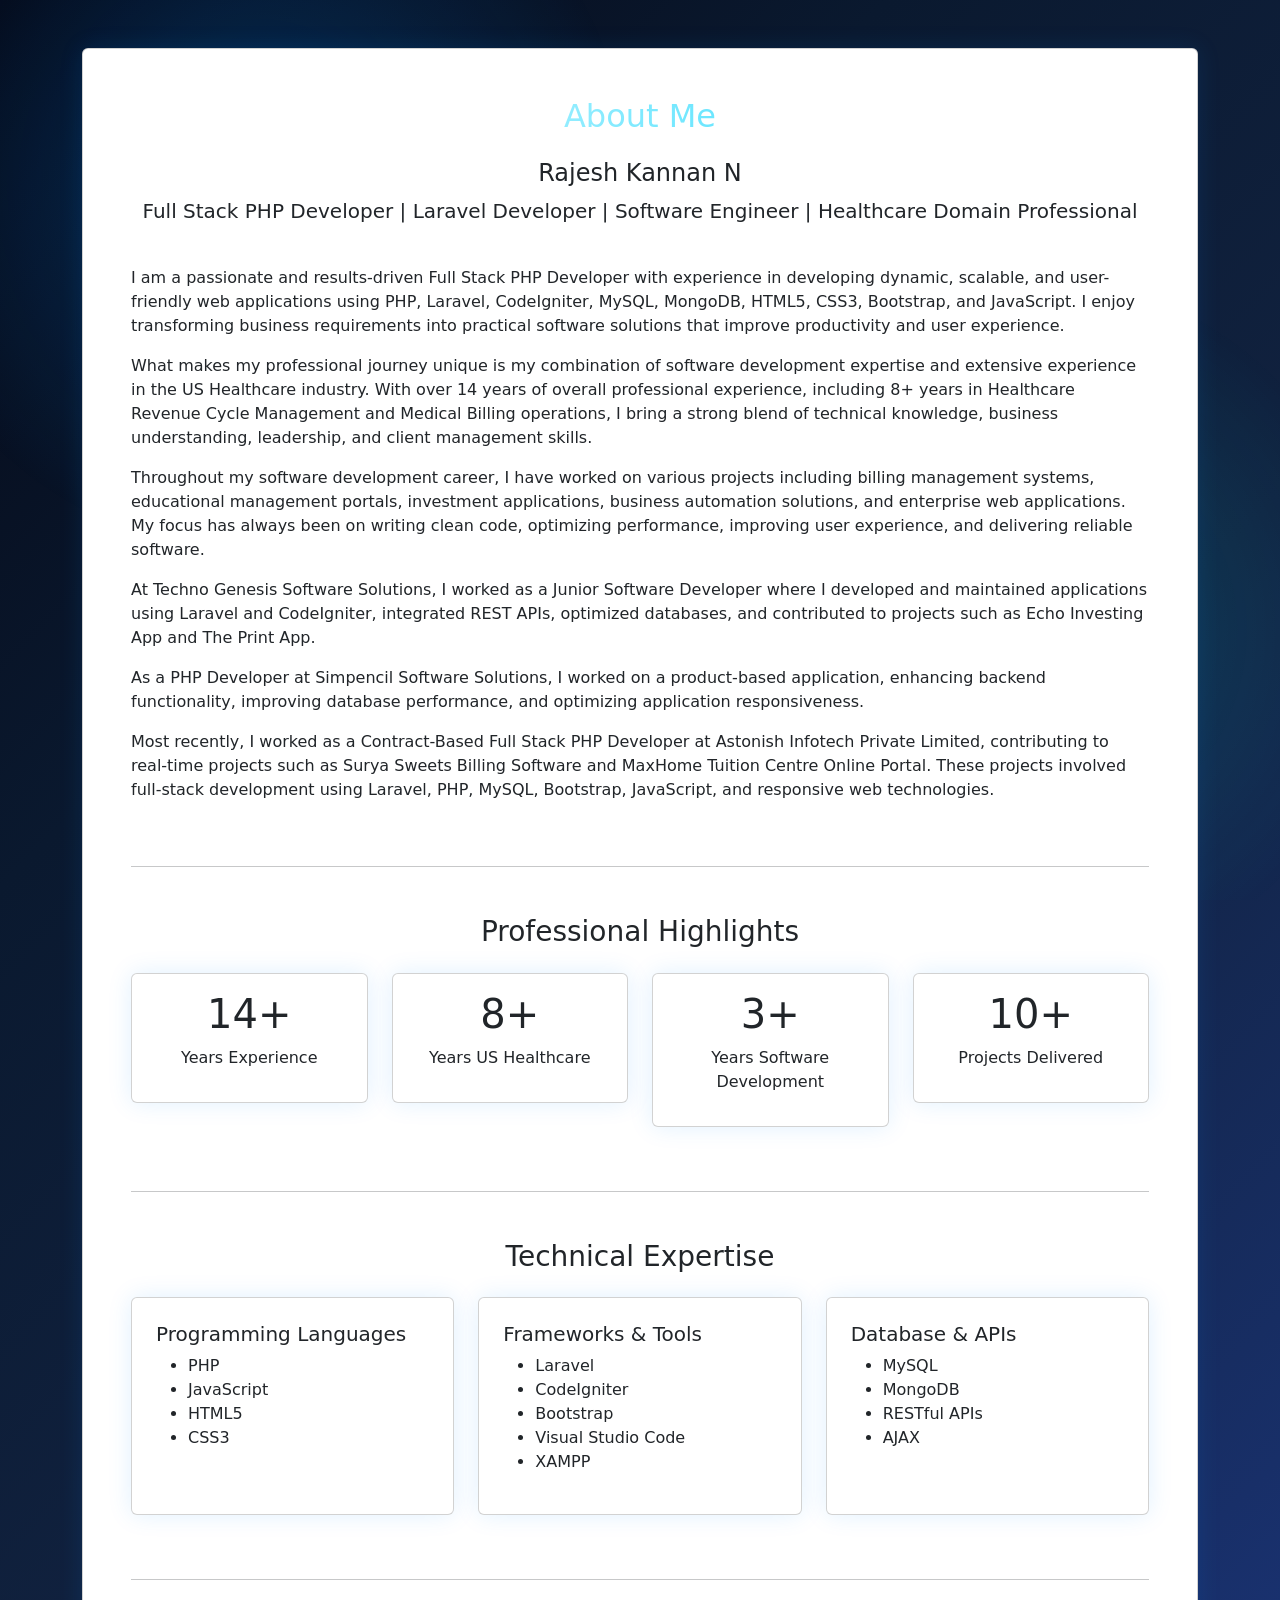
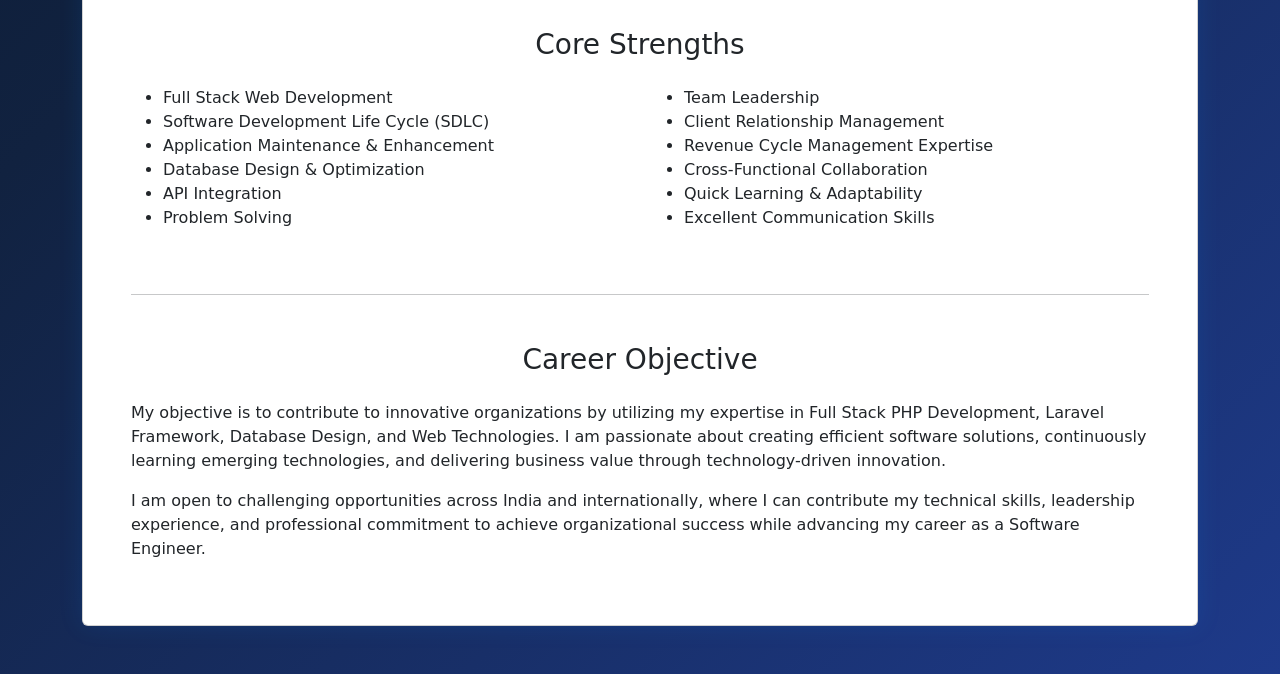
<file: about.html>
<!DOCTYPE html>
<html>
<head>
<title>About Me</title>



<link rel="stylesheet"
href="https://cdnjs.cloudflare.com/ajax/libs/font-awesome/6.5.2/css/all.min.css">




<link rel="stylesheet" href="style.css">
<link href="https://cdn.jsdelivr.net/npm/bootstrap@5.3.2/dist/css/bootstrap.min.css" rel="stylesheet">
</head>

<body>

<!-- <div class="container mt-5"> -->
    
<section class="container py-5" id="about">

    <div class="card p-5">

        <h2 class="text-center mb-4">About Me</h2>

        <div class="text-center mb-4">
            <h4>Rajesh Kannan N</h4>
            <p class="lead">
                Full Stack PHP Developer | Laravel Developer |
                Software Engineer | Healthcare Domain Professional
            </p>
        </div>

        <p>
            I am a passionate and results-driven Full Stack PHP Developer with experience
            in developing dynamic, scalable, and user-friendly web applications using
            PHP, Laravel, CodeIgniter, MySQL, MongoDB, HTML5, CSS3, Bootstrap, and JavaScript.
            I enjoy transforming business requirements into practical software solutions
            that improve productivity and user experience.
        </p>

        <p>
            What makes my professional journey unique is my combination of software
            development expertise and extensive experience in the US Healthcare industry.
            With over 14 years of overall professional experience, including 8+ years in
            Healthcare Revenue Cycle Management and Medical Billing operations, I bring
            a strong blend of technical knowledge, business understanding, leadership,
            and client management skills.
        </p>

        <p>
            Throughout my software development career, I have worked on various projects
            including billing management systems, educational management portals,
            investment applications, business automation solutions, and enterprise web
            applications. My focus has always been on writing clean code, optimizing
            performance, improving user experience, and delivering reliable software.
        </p>

        <p>
            At Techno Genesis Software Solutions, I worked as a Junior Software Developer
            where I developed and maintained applications using Laravel and CodeIgniter,
            integrated REST APIs, optimized databases, and contributed to projects such
            as Echo Investing App and The Print App.
        </p>

        <p>
            As a PHP Developer at Simpencil Software Solutions, I worked on a product-based
            application, enhancing backend functionality, improving database performance,
            and optimizing application responsiveness.
        </p>

        <p>
            Most recently, I worked as a Contract-Based Full Stack PHP Developer at
            Astonish Infotech Private Limited, contributing to real-time projects such as
            Surya Sweets Billing Software and MaxHome Tuition Centre Online Portal.
            These projects involved full-stack development using Laravel, PHP, MySQL,
            Bootstrap, JavaScript, and responsive web technologies.
        </p>

        <hr class="my-5">

        <h3 class="text-center mb-4">Professional Highlights</h3>

        <div class="row text-center">

            <div class="col-md-3 mb-3">
                <div class="card p-3">
                    <h1>14+</h1>
                    <p>Years Experience</p>
                </div>
            </div>

            <div class="col-md-3 mb-3">
                <div class="card p-3">
                    <h1>8+</h1>
                    <p>Years US Healthcare</p>
                </div>
            </div>

            <div class="col-md-3 mb-3">
                <div class="card p-3">
                    <h1>3+</h1>
                    <p>Years Software Development</p>
                </div>
            </div>

            <div class="col-md-3 mb-3">
                <div class="card p-3">
                    <h1>10+</h1>
                    <p>Projects Delivered</p>
                </div>
            </div>

        </div>

        <hr class="my-5">

        <h3 class="text-center mb-4">Technical Expertise</h3>

        <div class="row">

            <div class="col-md-4 mb-3">
                <div class="card p-4 h-100">
                    <h5>Programming Languages</h5>
                    <ul>
                        <li>PHP</li>
                        <li>JavaScript</li>
                        <li>HTML5</li>
                        <li>CSS3</li>
                    </ul>
                </div>
            </div>

            <div class="col-md-4 mb-3">
                <div class="card p-4 h-100">
                    <h5>Frameworks & Tools</h5>
                    <ul>
                        <li>Laravel</li>
                        <li>CodeIgniter</li>
                        <li>Bootstrap</li>
                        <li>Visual Studio Code</li>
                        <li>XAMPP</li>
                    </ul>
                </div>
            </div>

            <div class="col-md-4 mb-3">
                <div class="card p-4 h-100">
                    <h5>Database & APIs</h5>
                    <ul>
                        <li>MySQL</li>
                        <li>MongoDB</li>
                        <li>RESTful APIs</li>
                        <li>AJAX</li>
                    </ul>
                </div>
            </div>

        </div>

        <hr class="my-5">

        <h3 class="text-center mb-4">Core Strengths</h3>

        <div class="row">

            <div class="col-md-6">
                <ul>
                    <li>Full Stack Web Development</li>
                    <li>Software Development Life Cycle (SDLC)</li>
                    <li>Application Maintenance & Enhancement</li>
                    <li>Database Design & Optimization</li>
                    <li>API Integration</li>
                    <li>Problem Solving</li>
                </ul>
            </div>

            <div class="col-md-6">
                <ul>
                    <li>Team Leadership</li>
                    <li>Client Relationship Management</li>
                    <li>Revenue Cycle Management Expertise</li>
                    <li>Cross-Functional Collaboration</li>
                    <li>Quick Learning & Adaptability</li>
                    <li>Excellent Communication Skills</li>
                </ul>
            </div>

        </div>

        <hr class="my-5">

        <h3 class="text-center mb-4">Career Objective</h3>

        <p>
            My objective is to contribute to innovative organizations by utilizing my
            expertise in Full Stack PHP Development, Laravel Framework, Database Design,
            and Web Technologies. I am passionate about creating efficient software
            solutions, continuously learning emerging technologies, and delivering
            business value through technology-driven innovation.
        </p>

        <p>
            I am open to challenging opportunities across India and internationally,
            where I can contribute my technical skills, leadership experience, and
            professional commitment to achieve organizational success while advancing
            my career as a Software Engineer.
        </p>

    </div>

</section>


</div>

<script src="https://unpkg.com/aos@2.3.4/dist/aos.js"></script>

<script>
AOS.init({
    duration:1200,
    once:true
});
</script>

</body>

</html>
</file>
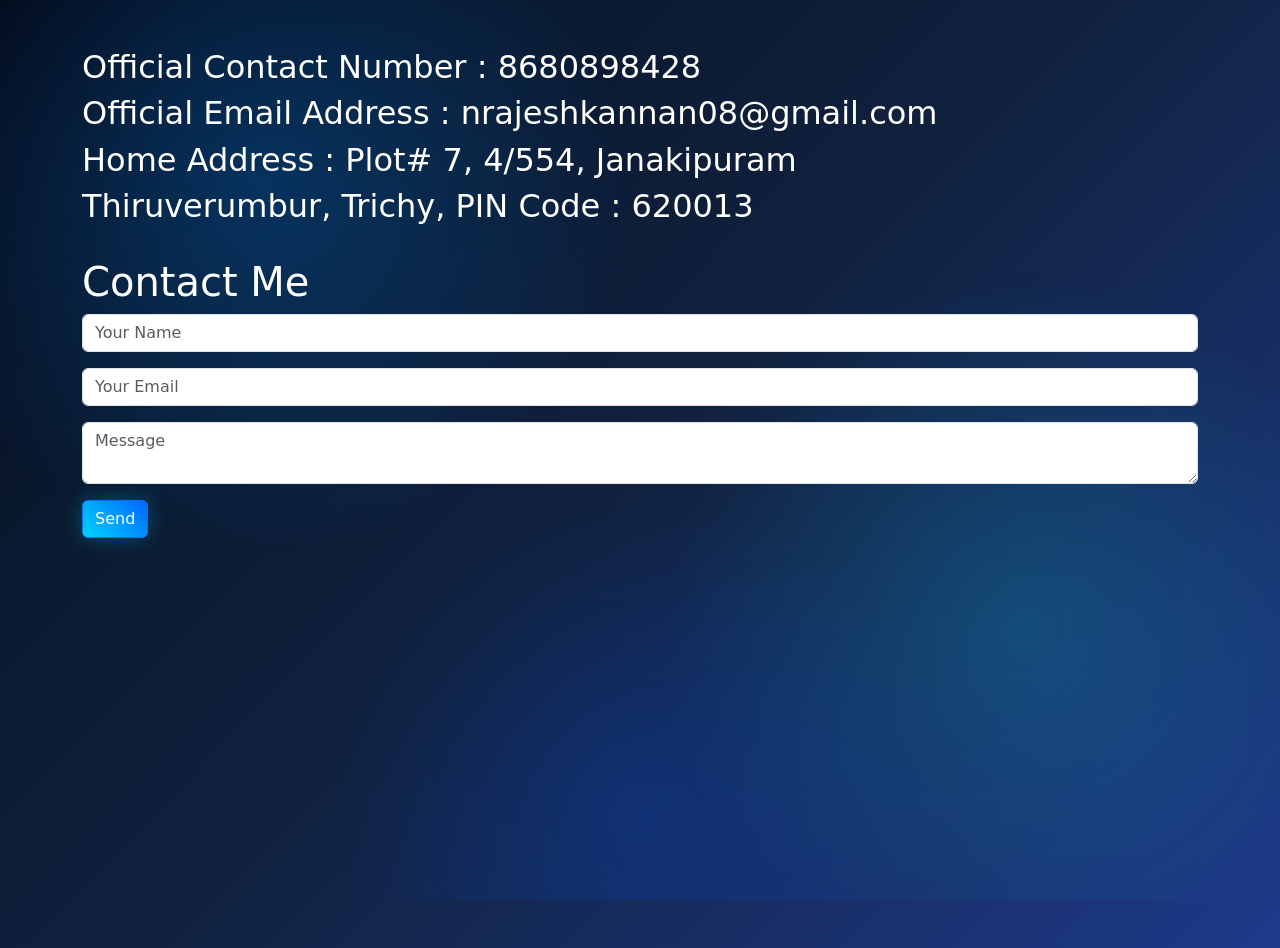
<file: contact.html>
<!DOCTYPE html>
<html>
<head>

<title>Contact</title>

<link rel="stylesheet"
href="https://cdnjs.cloudflare.com/ajax/libs/font-awesome/6.5.2/css/all.min.css">

<link rel="stylesheet" href="style.css">

<link href="https://cdn.jsdelivr.net/npm/bootstrap@5.3.2/dist/css/bootstrap.min.css" rel="stylesheet">

</head>

<!-- <body>

<div class="container mt-5"> -->

<body class="text-white">

<div class="container mt-5">


  <h2>Official Contact Number : 8680898428</h2>
  <h2>Official Email Address : nrajeshkannan08@gmail.com</h2>
  <h2>Home Address : Plot# 7, 4/554, Janakipuram</h2>
  <h2>Thiruverumbur, Trichy, PIN Code : 620013</h2>

</br>

  <h1>Contact Me</h1>

<form action="contact-form.html" method="POST">

<div class="mb-3">
<input type="text" name="name" class="form-control" placeholder="Your Name">
</div>

<div class="mb-3">
<input type="email" name="email" class="form-control" placeholder="Your Email">
</div>

<div class="mb-3">
<textarea name="message" class="form-control" placeholder="Message"></textarea>
</div>

<button class="btn btn-primary">Send</button>

</form>

</div>

<script src="https://unpkg.com/aos@2.3.4/dist/aos.js"></script>

<script>
AOS.init({
    duration:1200,
    once:true
});
</script>

</body>

</html>
</file>
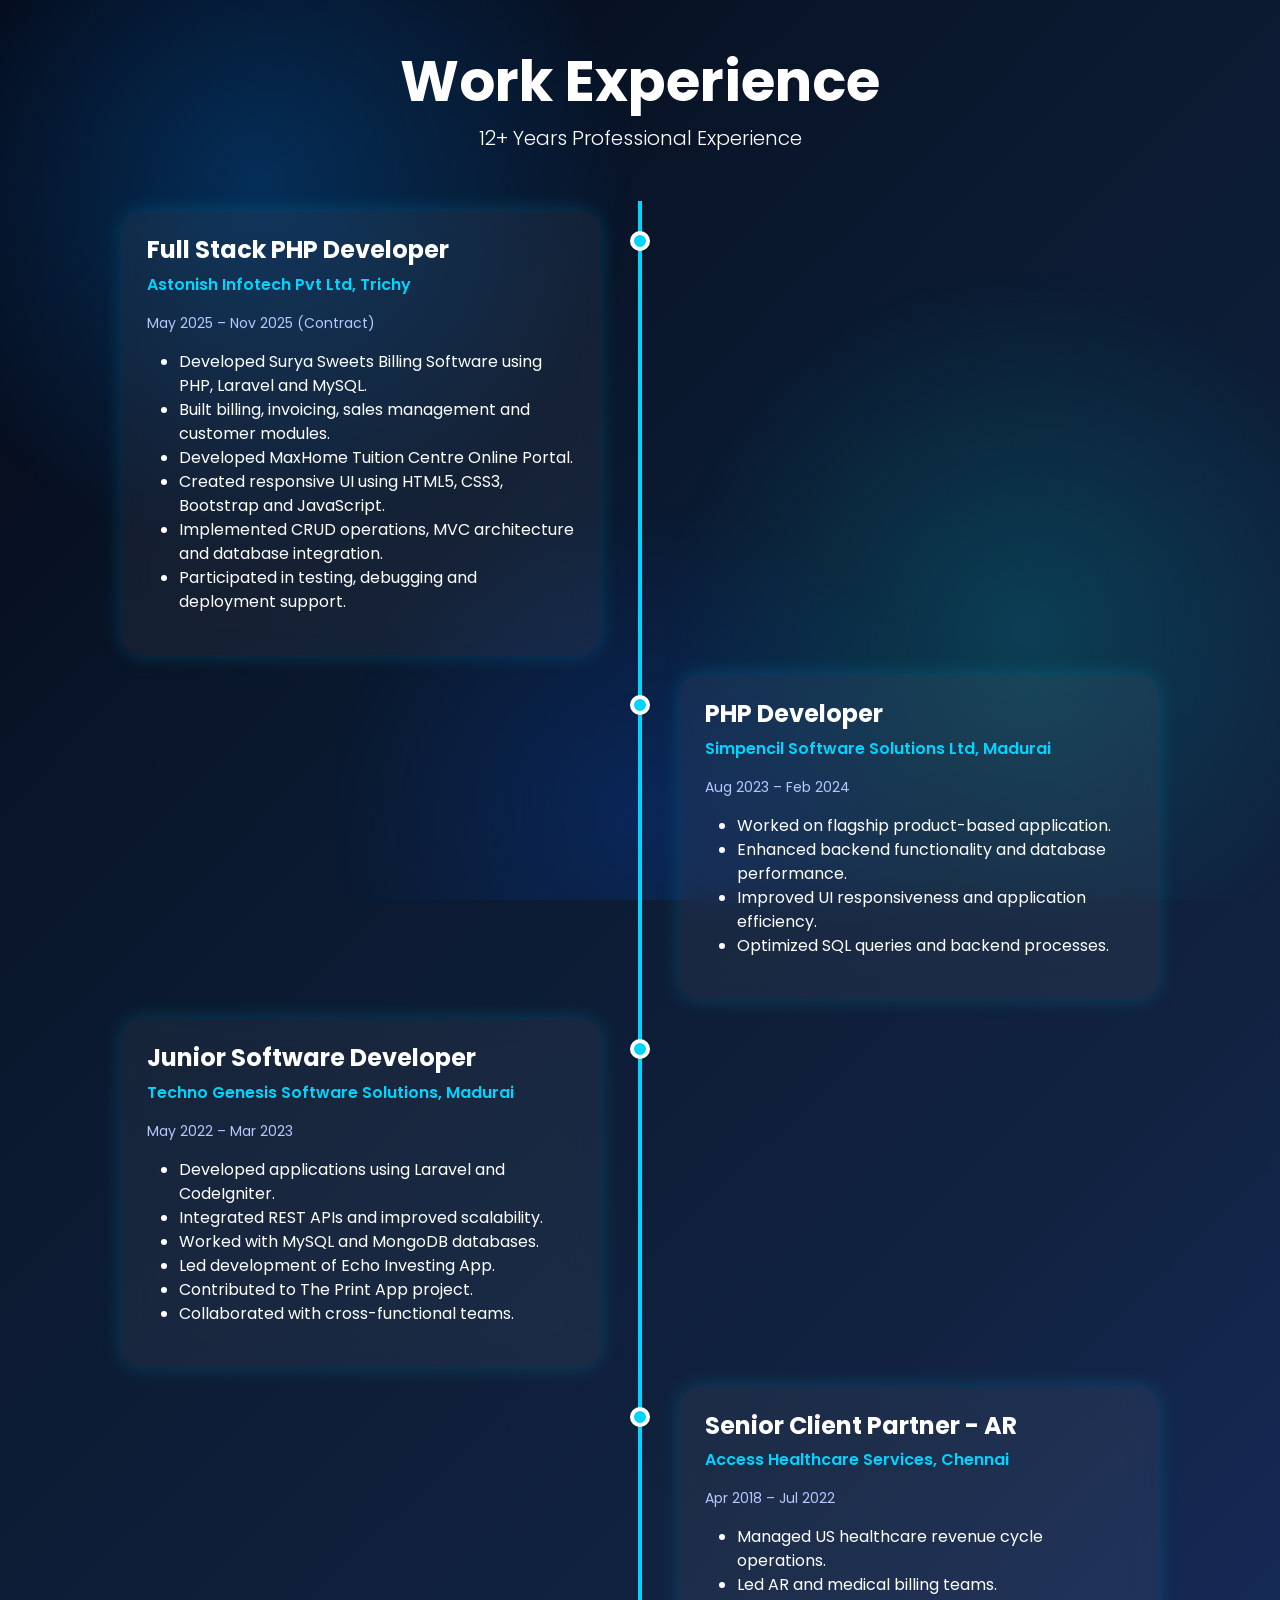
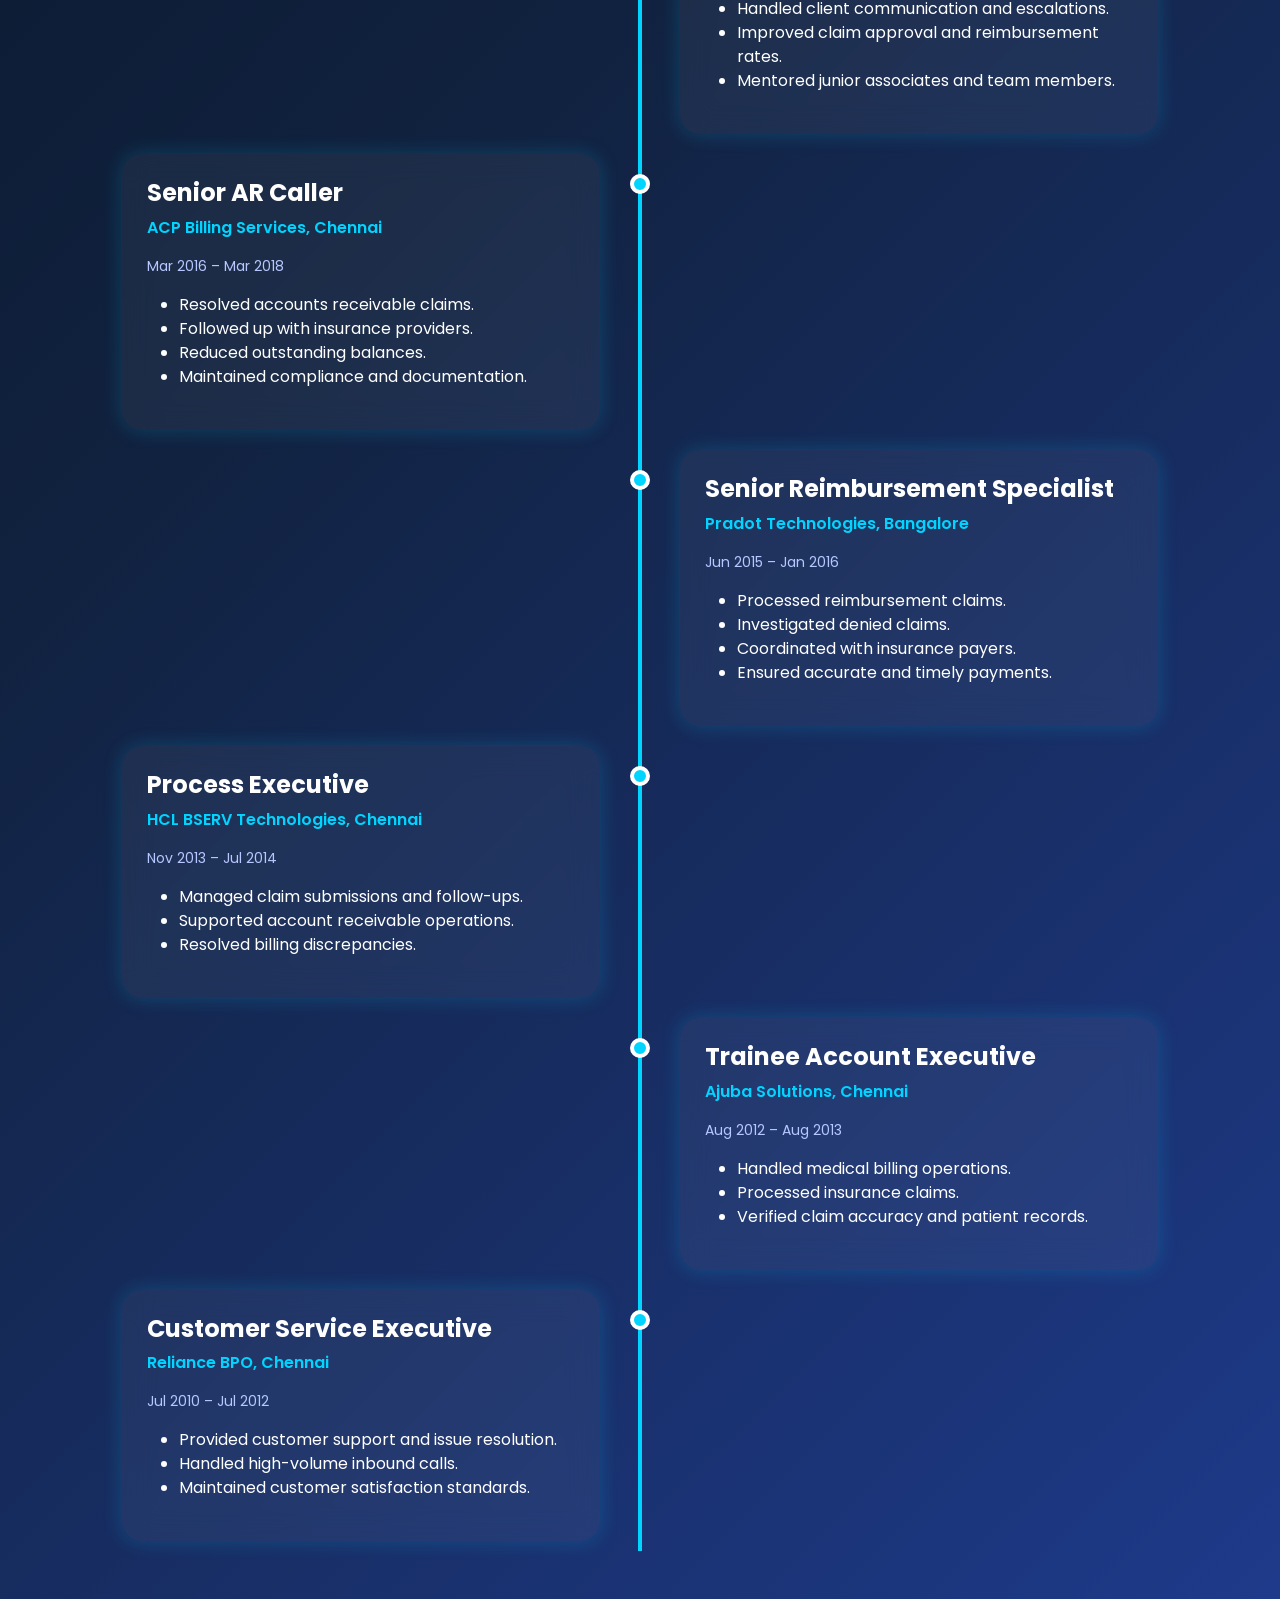
<file: experience.html>
<!DOCTYPE html>
<html lang="en">
<head>
<meta charset="UTF-8">
<meta name="viewport" content="width=device-width, initial-scale=1.0">

<title>Work Experience | Rajesh Kannan N</title>

<link href="https://cdn.jsdelivr.net/npm/bootstrap@5.3.2/dist/css/bootstrap.min.css" rel="stylesheet">

<link href="https://cdnjs.cloudflare.com/ajax/libs/font-awesome/6.5.2/css/all.min.css" rel="stylesheet">

<link rel="stylesheet" href="style.css">

<style>

.timeline{
    position:relative;
    max-width:1200px;
    margin:auto;
}

.timeline::after{
    content:'';
    position:absolute;
    width:4px;
    background:#00d4ff;
    top:0;
    bottom:0;
    left:50%;
    margin-left:-2px;
}

.timeline-item{
    padding:10px 40px;
    position:relative;
    width:50%;
}

.timeline-item::after{
    content:'';
    position:absolute;
    width:20px;
    height:20px;
    right:-10px;
    background:#00d4ff;
    border:4px solid #fff;
    top:30px;
    border-radius:50%;
    z-index:1;
}

.left{
    left:0;
}

.right{
    left:50%;
}

.right::after{
    left:-10px;
}

.timeline-content{
    background:rgba(255,255,255,0.05);
    backdrop-filter:blur(15px);
    border-radius:20px;
    padding:25px;
    color:white;
    box-shadow:0 0 20px rgba(0,212,255,.2);
    transition:.4s;
}

.timeline-content:hover{
    transform:translateY(-8px);
    box-shadow:0 0 30px rgba(0,212,255,.5);
}

.company{
    color:#00d4ff;
    font-weight:600;
}

.duration{
    color:#b7c7ff;
    font-size:14px;
}

@media screen and (max-width:768px){

.timeline::after{
left:20px;
}

.timeline-item{
width:100%;
padding-left:60px;
padding-right:20px;
}

.timeline-item::after{
left:10px;
}

.right{
left:0;
}

}

</style>

</head>

<body>

<div class="container py-5">

<div class="text-center mb-5">
<h1 class="display-4 fw-bold">Work Experience</h1>
<p class="lead">12+ Years Professional Experience</p>
</div>

<div class="timeline">

<!-- Astonish -->

<div class="timeline-item left">
<div class="timeline-content">
<h4>Full Stack PHP Developer</h4>
<p class="company">Astonish Infotech Pvt Ltd, Trichy</p>
<p class="duration">May 2025 – Nov 2025 (Contract)</p>

<ul>
<li>Developed Surya Sweets Billing Software using PHP, Laravel and MySQL.</li>
<li>Built billing, invoicing, sales management and customer modules.</li>
<li>Developed MaxHome Tuition Centre Online Portal.</li>
<li>Created responsive UI using HTML5, CSS3, Bootstrap and JavaScript.</li>
<li>Implemented CRUD operations, MVC architecture and database integration.</li>
<li>Participated in testing, debugging and deployment support.</li>
</ul>
</div>
</div>

<!-- Simpencil -->

<div class="timeline-item right">
<div class="timeline-content">
<h4>PHP Developer</h4>
<p class="company">Simpencil Software Solutions Ltd, Madurai</p>
<p class="duration">Aug 2023 – Feb 2024</p>

<ul>
<li>Worked on flagship product-based application.</li>
<li>Enhanced backend functionality and database performance.</li>
<li>Improved UI responsiveness and application efficiency.</li>
<li>Optimized SQL queries and backend processes.</li>
</ul>

</div>
</div>

<!-- Techno Genesis -->

<div class="timeline-item left">
<div class="timeline-content">

<h4>Junior Software Developer</h4>

<p class="company">Techno Genesis Software Solutions, Madurai</p>

<p class="duration">May 2022 – Mar 2023</p>

<ul>
<li>Developed applications using Laravel and CodeIgniter.</li>
<li>Integrated REST APIs and improved scalability.</li>
<li>Worked with MySQL and MongoDB databases.</li>
<li>Led development of Echo Investing App.</li>
<li>Contributed to The Print App project.</li>
<li>Collaborated with cross-functional teams.</li>
</ul>

</div>
</div>

<!-- Access Healthcare -->

<div class="timeline-item right">
<div class="timeline-content">

<h4>Senior Client Partner - AR</h4>

<p class="company">Access Healthcare Services, Chennai</p>

<p class="duration">Apr 2018 – Jul 2022</p>

<ul>
<li>Managed US healthcare revenue cycle operations.</li>
<li>Led AR and medical billing teams.</li>
<li>Handled client communication and escalations.</li>
<li>Improved claim approval and reimbursement rates.</li>
<li>Mentored junior associates and team members.</li>
</ul>

</div>
</div>

<!-- ACP -->

<div class="timeline-item left">
<div class="timeline-content">

<h4>Senior AR Caller</h4>

<p class="company">ACP Billing Services, Chennai</p>

<p class="duration">Mar 2016 – Mar 2018</p>

<ul>
<li>Resolved accounts receivable claims.</li>
<li>Followed up with insurance providers.</li>
<li>Reduced outstanding balances.</li>
<li>Maintained compliance and documentation.</li>
</ul>

</div>
</div>

<!-- Pradot -->

<div class="timeline-item right">
<div class="timeline-content">

<h4>Senior Reimbursement Specialist</h4>

<p class="company">Pradot Technologies, Bangalore</p>

<p class="duration">Jun 2015 – Jan 2016</p>

<ul>
<li>Processed reimbursement claims.</li>
<li>Investigated denied claims.</li>
<li>Coordinated with insurance payers.</li>
<li>Ensured accurate and timely payments.</li>
</ul>

</div>
</div>

<!-- HCL -->

<div class="timeline-item left">
<div class="timeline-content">

<h4>Process Executive</h4>

<p class="company">HCL BSERV Technologies, Chennai</p>

<p class="duration">Nov 2013 – Jul 2014</p>

<ul>
<li>Managed claim submissions and follow-ups.</li>
<li>Supported account receivable operations.</li>
<li>Resolved billing discrepancies.</li>
</ul>

</div>
</div>

<!-- Ajuba -->

<div class="timeline-item right">
<div class="timeline-content">

<h4>Trainee Account Executive</h4>

<p class="company">Ajuba Solutions, Chennai</p>

<p class="duration">Aug 2012 – Aug 2013</p>

<ul>
<li>Handled medical billing operations.</li>
<li>Processed insurance claims.</li>
<li>Verified claim accuracy and patient records.</li>
</ul>

</div>
</div>

<!-- Reliance -->

<div class="timeline-item left">
<div class="timeline-content">

<h4>Customer Service Executive</h4>

<p class="company">Reliance BPO, Chennai</p>

<p class="duration">Jul 2010 – Jul 2012</p>

<ul>
<li>Provided customer support and issue resolution.</li>
<li>Handled high-volume inbound calls.</li>
<li>Maintained customer satisfaction standards.</li>
</ul>

</div>
</div>

</div>

</div>

</body>
</html>
</file>
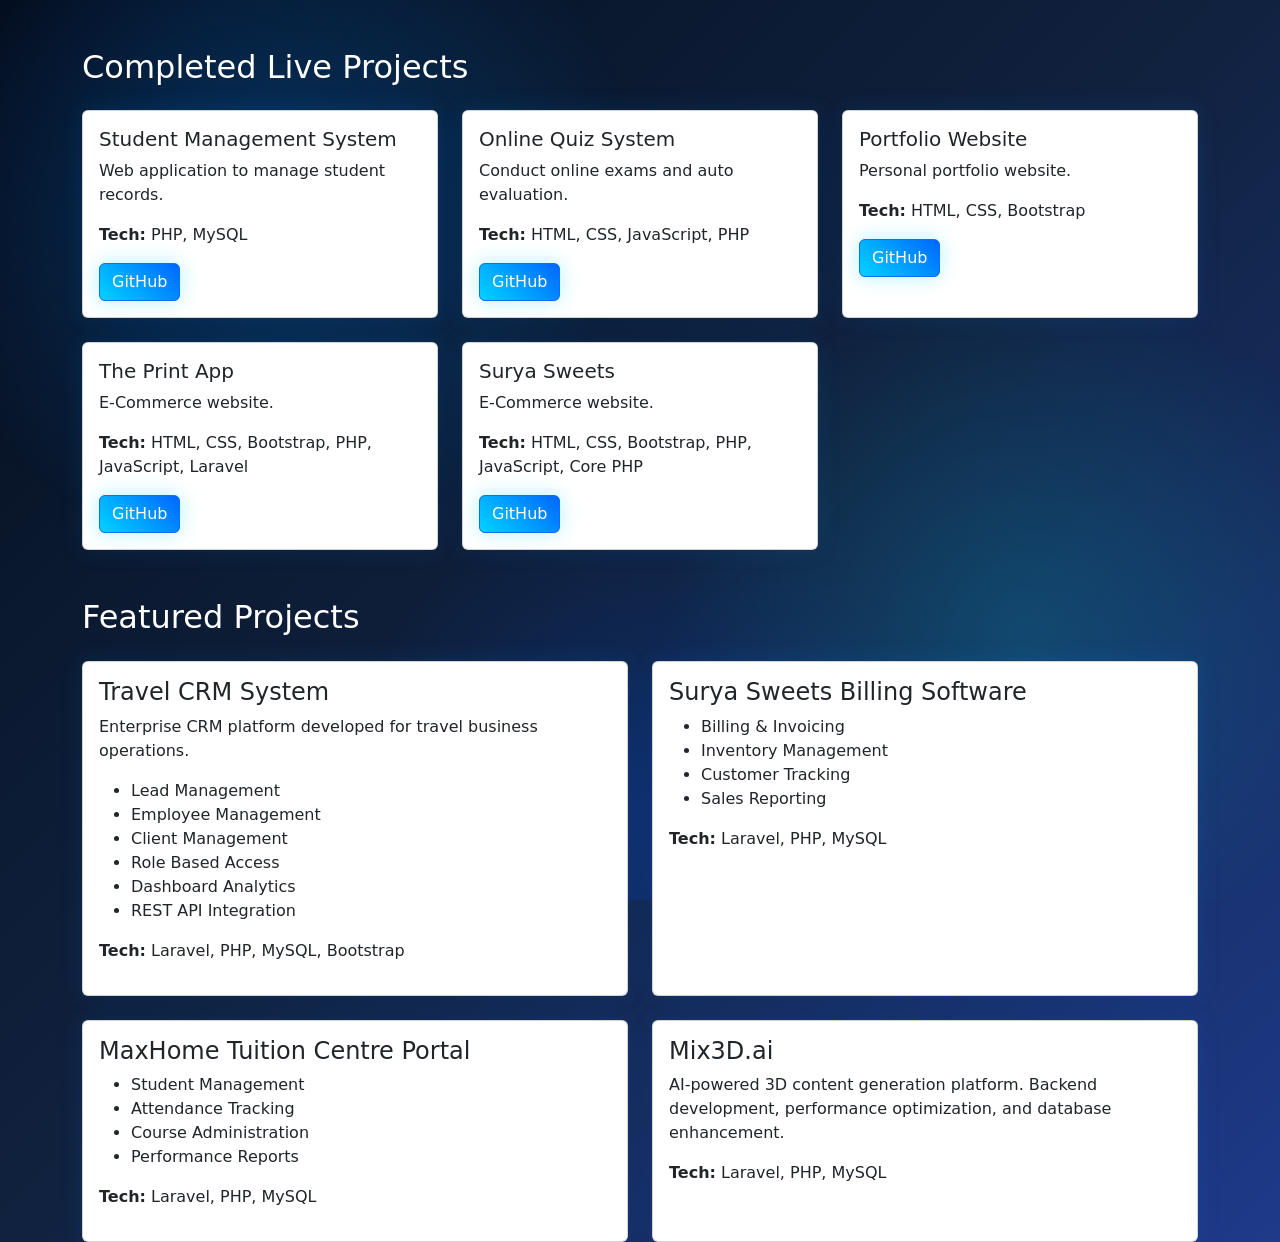
<file: projects.html>
<!DOCTYPE html>
<html lang="en">
<head>
    <meta charset="UTF-8">
    <meta name="viewport" content="width=device-width, initial-scale=1.0">
    <title>Projects</title>

    <link rel="stylesheet"
href="https://cdnjs.cloudflare.com/ajax/libs/font-awesome/6.5.2/css/all.min.css">

    <link rel="stylesheet" href="style.css">

    <link href="https://cdn.jsdelivr.net/npm/bootstrap@5.3.2/dist/css/bootstrap.min.css" rel="stylesheet">
</head>

<body class="projects-page">

<div class="container mt-5 text-white">

    <h2 class="mb-4">Completed Live Projects</h2>

    <div class="row g-4">

        <!-- Project 1 -->
        <div class="col-md-4">
            <div class="card h-100">
                <div class="card-body">
                    <h5>Student Management System</h5>
                    <p>Web application to manage student records.</p>
                    <p><b>Tech:</b> PHP, MySQL</p>
                    <a href="#" class="btn btn-primary">GitHub</a>
                </div>
            </div>
        </div>

        <!-- Project 2 -->
        <div class="col-md-4">
            <div class="card h-100">
                <div class="card-body">
                    <h5>Online Quiz System</h5>
                    <p>Conduct online exams and auto evaluation.</p>
                    <p><b>Tech:</b> HTML, CSS, JavaScript, PHP</p>
                    <a href="#" class="btn btn-primary">GitHub</a>
                </div>
            </div>
        </div>

        <!-- Project 3 -->
        <div class="col-md-4">
            <div class="card h-100">
                <div class="card-body">
                    <h5>Portfolio Website</h5>
                    <p>Personal portfolio website.</p>
                    <p><b>Tech:</b> HTML, CSS, Bootstrap</p>
                    <a href="#" class="btn btn-primary">GitHub</a>
                </div>
            </div>
        </div>

        <!-- Project 4 -->
        <div class="col-md-4">
            <div class="card h-100">
                <div class="card-body">
                    <h5>The Print App</h5>
                    <p>E-Commerce website.</p>
                    <p><b>Tech:</b> HTML, CSS, Bootstrap, PHP, JavaScript, Laravel</p>
                    <a href="#" class="btn btn-primary">GitHub</a>
                </div>
            </div>
        </div>

        <!-- Project 5 -->
        <div class="col-md-4">
            <div class="card h-100">
                <div class="card-body">
                    <h5>Surya Sweets</h5>
                    <p>E-Commerce website.</p>
                    <p><b>Tech:</b> HTML, CSS, Bootstrap, PHP, JavaScript, Core PHP</p>
                    <a href="#" class="btn btn-primary">GitHub</a>
                </div>
            </div>
        </div>

    </div>

    <!-- Featured Projects -->
    <h2 class="mt-5 mb-4">Featured Projects</h2>

    <div class="row g-4">

        <div class="col-md-6">
            <div class="card h-100">
                <div class="card-body">
                    <h4>Travel CRM System</h4>
                    <p>
                        Enterprise CRM platform developed for travel business operations.
                    </p>

                    <ul>
                        <li>Lead Management</li>
                        <li>Employee Management</li>
                        <li>Client Management</li>
                        <li>Role Based Access</li>
                        <li>Dashboard Analytics</li>
                        <li>REST API Integration</li>
                    </ul>

                    <p><b>Tech:</b> Laravel, PHP, MySQL, Bootstrap</p>
                </div>
            </div>
        </div>

        <div class="col-md-6">
            <div class="card h-100">
                <div class="card-body">
                    <h4>Surya Sweets Billing Software</h4>

                    <ul>
                        <li>Billing & Invoicing</li>
                        <li>Inventory Management</li>
                        <li>Customer Tracking</li>
                        <li>Sales Reporting</li>
                    </ul>

                    <p><b>Tech:</b> Laravel, PHP, MySQL</p>
                </div>
            </div>
        </div>

        <div class="col-md-6">
            <div class="card h-100">
                <div class="card-body">
                    <h4>MaxHome Tuition Centre Portal</h4>

                    <ul>
                        <li>Student Management</li>
                        <li>Attendance Tracking</li>
                        <li>Course Administration</li>
                        <li>Performance Reports</li>
                    </ul>

                    <p><b>Tech:</b> Laravel, PHP, MySQL</p>
                </div>
            </div>
        </div>

        <div class="col-md-6">
            <div class="card h-100">
                <div class="card-body">
                    <h4>Mix3D.ai</h4>

                    <p>
                        AI-powered 3D content generation platform.
                        Backend development, performance optimization,
                        and database enhancement.
                    </p>

                    <p><b>Tech:</b> Laravel, PHP, MySQL</p>
                </div>
            </div>
        </div>

    </div>

</div>

<script src="https://unpkg.com/aos@2.3.4/dist/aos.js"></script>

<script>
AOS.init({
    duration:1200,
    once:true
});
</script>

</body>
</html>
</file>
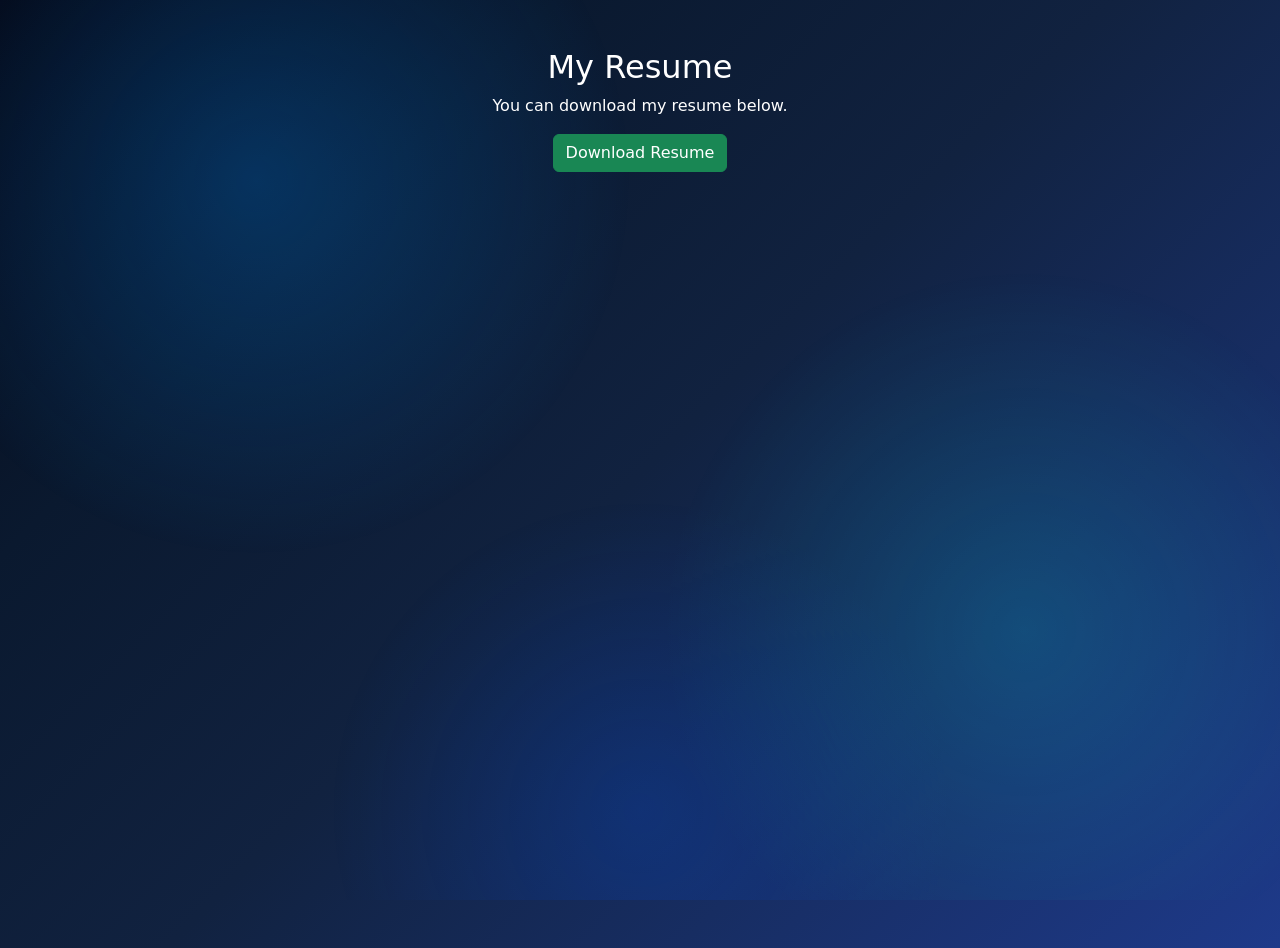
<file: resume.html>
<!DOCTYPE html>
<html>
<head>

<title>Resume</title>


<link rel="stylesheet"
href="https://cdnjs.cloudflare.com/ajax/libs/font-awesome/6.5.2/css/all.min.css">

<link rel="stylesheet" href="style.css">

<link href="https://cdn.jsdelivr.net/npm/bootstrap@5.3.2/dist/css/bootstrap.min.css" rel="stylesheet">

</head>

<body>

<div class="container mt-5 text-center">

<body class="text-white">

<div class="container mt-5 text-center">

<h2>My Resume</h2>

<p>You can download my resume below.</p>

<a href="resume.pdf" class="btn btn-success" download>Download Resume</a>

</div>


<script src="https://unpkg.com/aos@2.3.4/dist/aos.js"></script>

<script>
AOS.init({
    duration:1200,
    once:true
});
</script>

</body>

</html>
</file>
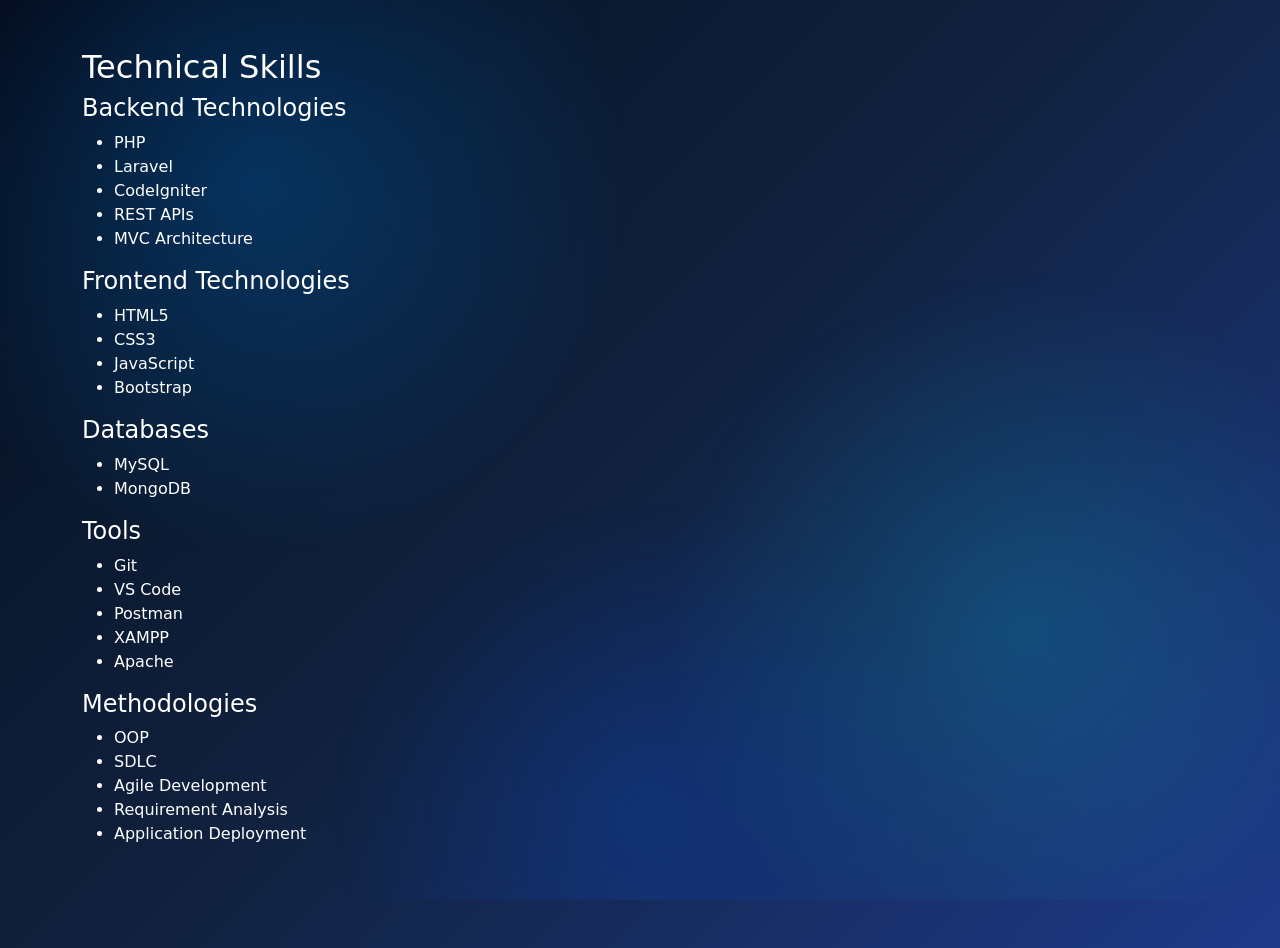
<file: skills.html>
<!DOCTYPE html>
<html>
<head>
<title>Skills</title>

<link rel="stylesheet"
href="https://cdnjs.cloudflare.com/ajax/libs/font-awesome/6.5.2/css/all.min.css">

<link rel="stylesheet" href="style.css">

<link href="https://cdn.jsdelivr.net/npm/bootstrap@5.3.2/dist/css/bootstrap.min.css" rel="stylesheet">

</head>

<body>

<!-- <div class="container mt-5"> -->

<div class="container mt-5 text-white">

<h2>Technical Skills</h2>

<h4>Backend Technologies</h4>

<ul>
<li>PHP</li>
<li>Laravel</li>
<li>CodeIgniter</li>
<li>REST APIs</li>
<li>MVC Architecture</li>
</ul>

<h4>Frontend Technologies</h4>

<ul>
<li>HTML5</li>
<li>CSS3</li>
<li>JavaScript</li>
<li>Bootstrap</li>
</ul>

<h4>Databases</h4>

<ul>
<li>MySQL</li>
<li>MongoDB</li>
</ul>

<h4>Tools</h4>

<ul>
<li>Git</li>
<li>VS Code</li>
<li>Postman</li>
<li>XAMPP</li>
<li>Apache</li>
</ul>

<h4>Methodologies</h4>

<ul>
<li>OOP</li>
<li>SDLC</li>
<li>Agile Development</li>
<li>Requirement Analysis</li>
<li>Application Deployment</li>
</ul>

</div>
</div>

<script src="https://unpkg.com/aos@2.3.4/dist/aos.js"></script>

<script>
AOS.init({
    duration:1200,
    once:true
});
</script>

</body>
</html>
</file>
<file: style.css>
/* =========================
   GOOGLE FONT
========================= */
@import url('https://fonts.googleapis.com/css2?family=Poppins:wght@300;400;500;600;700;800&display=swap');

/* =========================
   GLOBAL
========================= */
*{
    margin:0;
    padding:0;
    box-sizing:border-box;
}

html{
    scroll-behavior:smooth;
}

body{
    font-family:'Poppins',sans-serif;
    color:white;
    min-height:100vh;
    overflow-x:hidden;

    /* Premium Black Blue Gradient */
    background: linear-gradient(
        135deg,
        #050816 0%,
        #0a192f 25%,
        #112240 50%,
        #1e3a8a 100%
    );
}

/* Animated Background */
body::before{
    content:"";
    position:fixed;
    width:100%;
    height:100%;
    top:0;
    left:0;

    background:
    radial-gradient(circle at 20% 20%,
    rgba(0,140,255,.25),
    transparent 30%),

    radial-gradient(circle at 80% 70%,
    rgba(0,255,255,.15),
    transparent 30%),

    radial-gradient(circle at 50% 90%,
    rgba(0,89,255,.18),
    transparent 30%);

    animation: floatingBg 12s ease-in-out infinite;
    z-index:-1;
}

@keyframes floatingBg{
    0%{transform:translateY(0);}
    50%{transform:translateY(-30px);}
    100%{transform:translateY(0);}
}

/* =========================
   NAVBAR
========================= */
.navbar{
    backdrop-filter:blur(15px);

    background:rgba(5,10,30,0.8)!important;

    border-bottom:1px solid rgba(255,255,255,0.1);

    box-shadow:
    0 0 20px rgba(0,132,255,.2);
}

.navbar-brand,
.nav-link{
    color:white !important;
    transition:.3s;
}

.nav-link:hover{
    color:#00d4ff !important;
    text-shadow:0 0 10px #00d4ff;
}

/* =========================
   HERO SECTION
========================= */
.hero{
    text-align:center;
    padding:120px 20px;
    margin:30px;

    border-radius:30px;

    background:rgba(255,255,255,.05);

    backdrop-filter:blur(20px);

    border:1px solid rgba(255,255,255,.1);

    box-shadow:
    0 0 50px rgba(0,132,255,.15);

    animation:fadeUp 1.2s ease;
}

@keyframes fadeUp{
    from{
        opacity:0;
        transform:translateY(40px);
    }
    to{
        opacity:1;
        transform:translateY(0);
    }
}

.hero h1{
    font-size:4rem;
    font-weight:800;

    background:linear-gradient(
    90deg,
    #ffffff,
    #00d4ff,
    #4facfe);

    -webkit-background-clip:text;
    -webkit-text-fill-color:transparent;
}

.hero p{
    color:#d8e4ff;
    font-size:1.2rem;
}

/* =========================
   PROFILE IMAGE
========================= */
.profile-img{
    width:220px;
    height:220px;
    border-radius:50%;
    object-fit:cover;

    border:4px solid #00d4ff;

    box-shadow:
    0 0 20px #00d4ff,
    0 0 50px rgba(0,212,255,.4);

    transition:.5s;
}

.profile-img:hover{
    transform:scale(1.08) rotate(2deg);

    box-shadow:
    0 0 30px #00d4ff,
    0 0 70px #00d4ff;
}

/* =========================
   SECTION HEADINGS
========================= */
h1,h2,h3,h4{
    font-weight:700;
}

section h2{
    text-align:center;
    margin-bottom:40px;

    background:linear-gradient(
    90deg,
    #ffffff,
    #00d4ff);

    -webkit-background-clip:text;
    -webkit-text-fill-color:transparent;
}

/* =========================
   GLASS CARDS
========================= */
.card{
    background:rgba(255,255,255,.05);

    backdrop-filter:blur(15px);

    border:1px solid rgba(255,255,255,.08);

    border-radius:20px;

    color:white;

    overflow:hidden;

    transition:.5s;

    box-shadow:
    0 0 25px rgba(0,140,255,.12);
}

.card:hover{
    transform:
    translateY(-12px)
    scale(1.02);

    box-shadow:
    0 0 40px rgba(0,212,255,.3);
}

.card-body{
    color:white;
}

/* =========================
   BUTTONS
========================= */
.btn-primary{
    border:none;

    padding:12px 28px;

    border-radius:50px;

    background:
    linear-gradient(
    45deg,
    #00d4ff,
    #0066ff);

    font-weight:600;

    transition:.4s;

    box-shadow:
    0 0 20px rgba(0,212,255,.3);
}

.btn-primary:hover{
    transform:translateY(-3px);

    box-shadow:
    0 0 35px rgba(0,212,255,.6);

    background:
    linear-gradient(
    45deg,
    #0066ff,
    #00d4ff);
}

/* =========================
   SKILLS
========================= */
.skill-box{
    background:rgba(255,255,255,.05);

    border:1px solid rgba(255,255,255,.08);

    border-radius:15px;

    padding:15px;

    transition:.4s;
}

.skill-box:hover{
    transform:translateY(-8px);

    box-shadow:
    0 0 25px rgba(0,212,255,.4);
}

/* =========================
   FORMS
========================= */
form input,
form textarea{
    background:rgba(255,255,255,.05);

    border:1px solid rgba(255,255,255,.1);

    color:white;
}

form input:focus,
form textarea:focus{
    border-color:#00d4ff;

    box-shadow:
    0 0 15px rgba(0,212,255,.4);

    background:rgba(255,255,255,.08);
}

form input::placeholder,
form textarea::placeholder{
    color:#cbd5e1;
}

/* =========================
   FOOTER
========================= */
footer{
    text-align:center;
    padding:30px;

    margin-top:50px;

    color:#bfc9e0;
}

/* =========================
   SCROLLBAR
========================= */
::-webkit-scrollbar{
    width:8px;
}

::-webkit-scrollbar-track{
    background:#050816;
}

::-webkit-scrollbar-thumb{
    background:#00d4ff;
    border-radius:20px;
}
</file>
